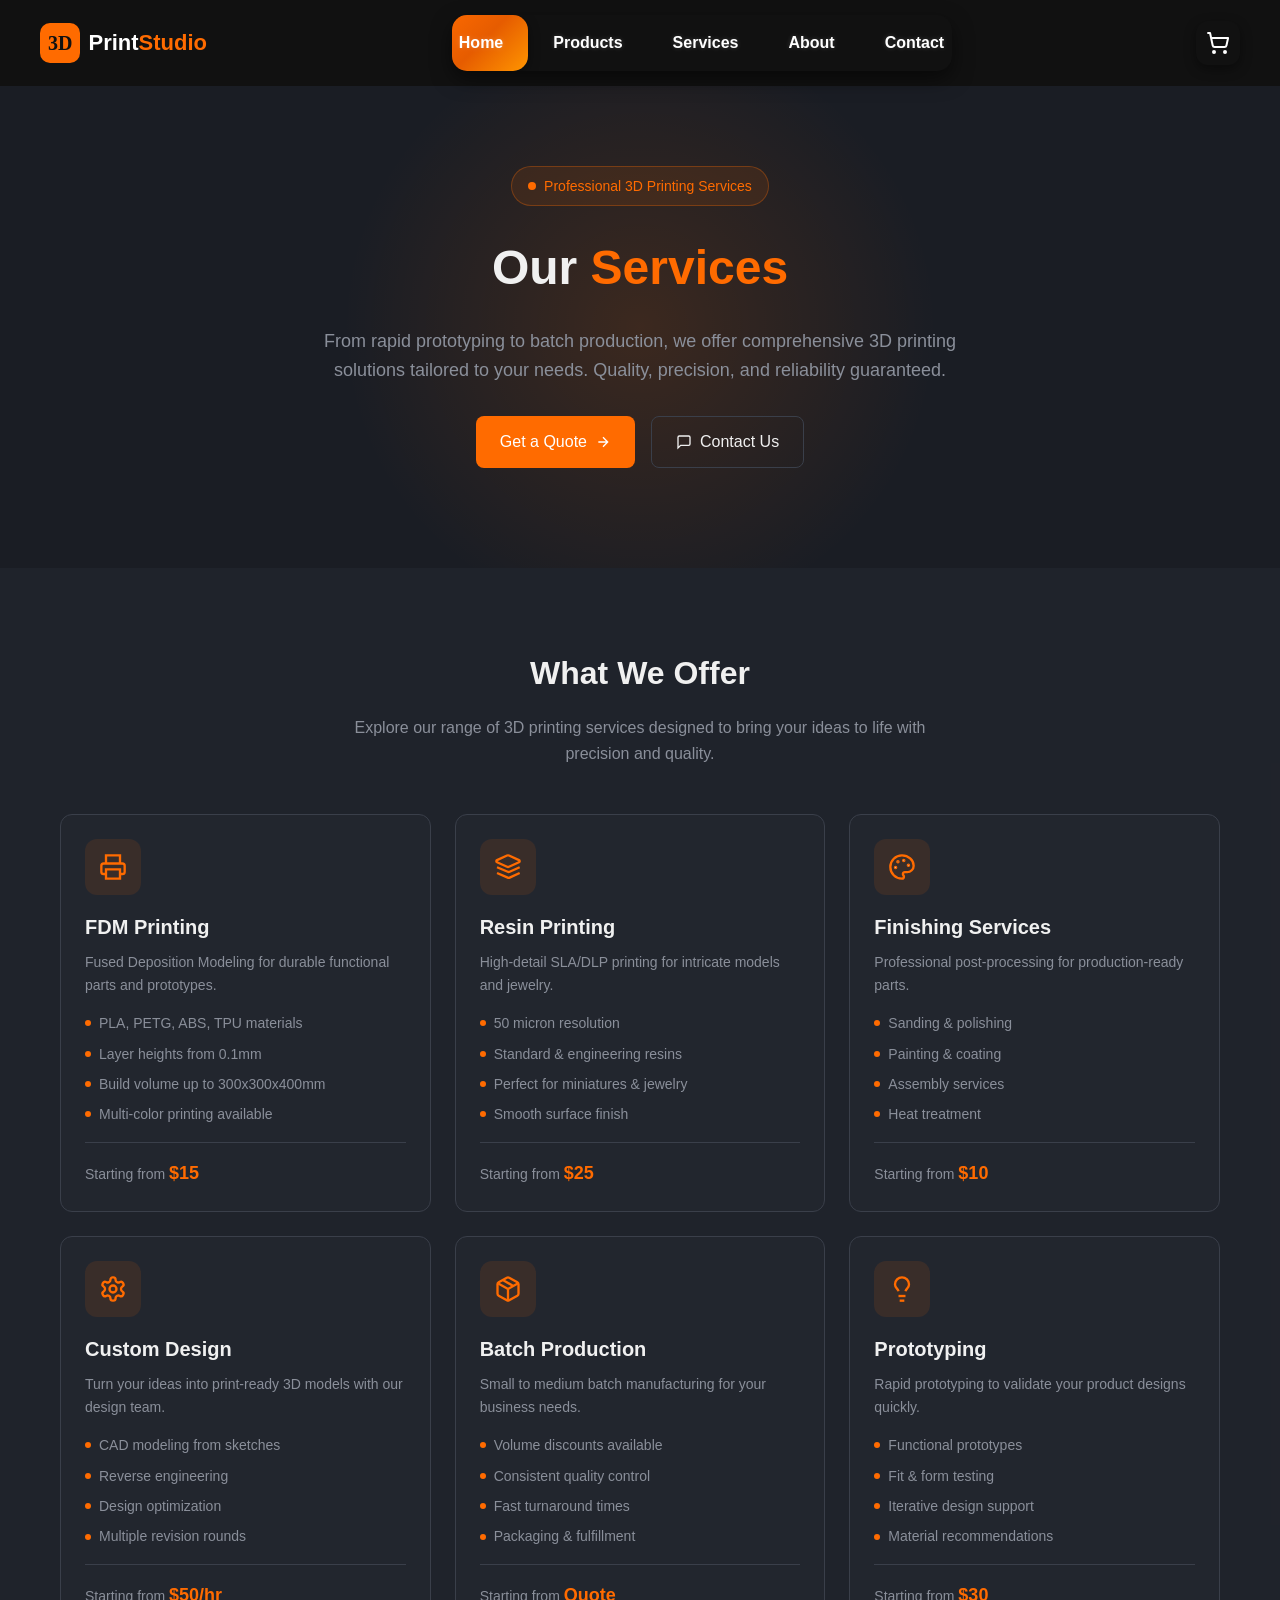
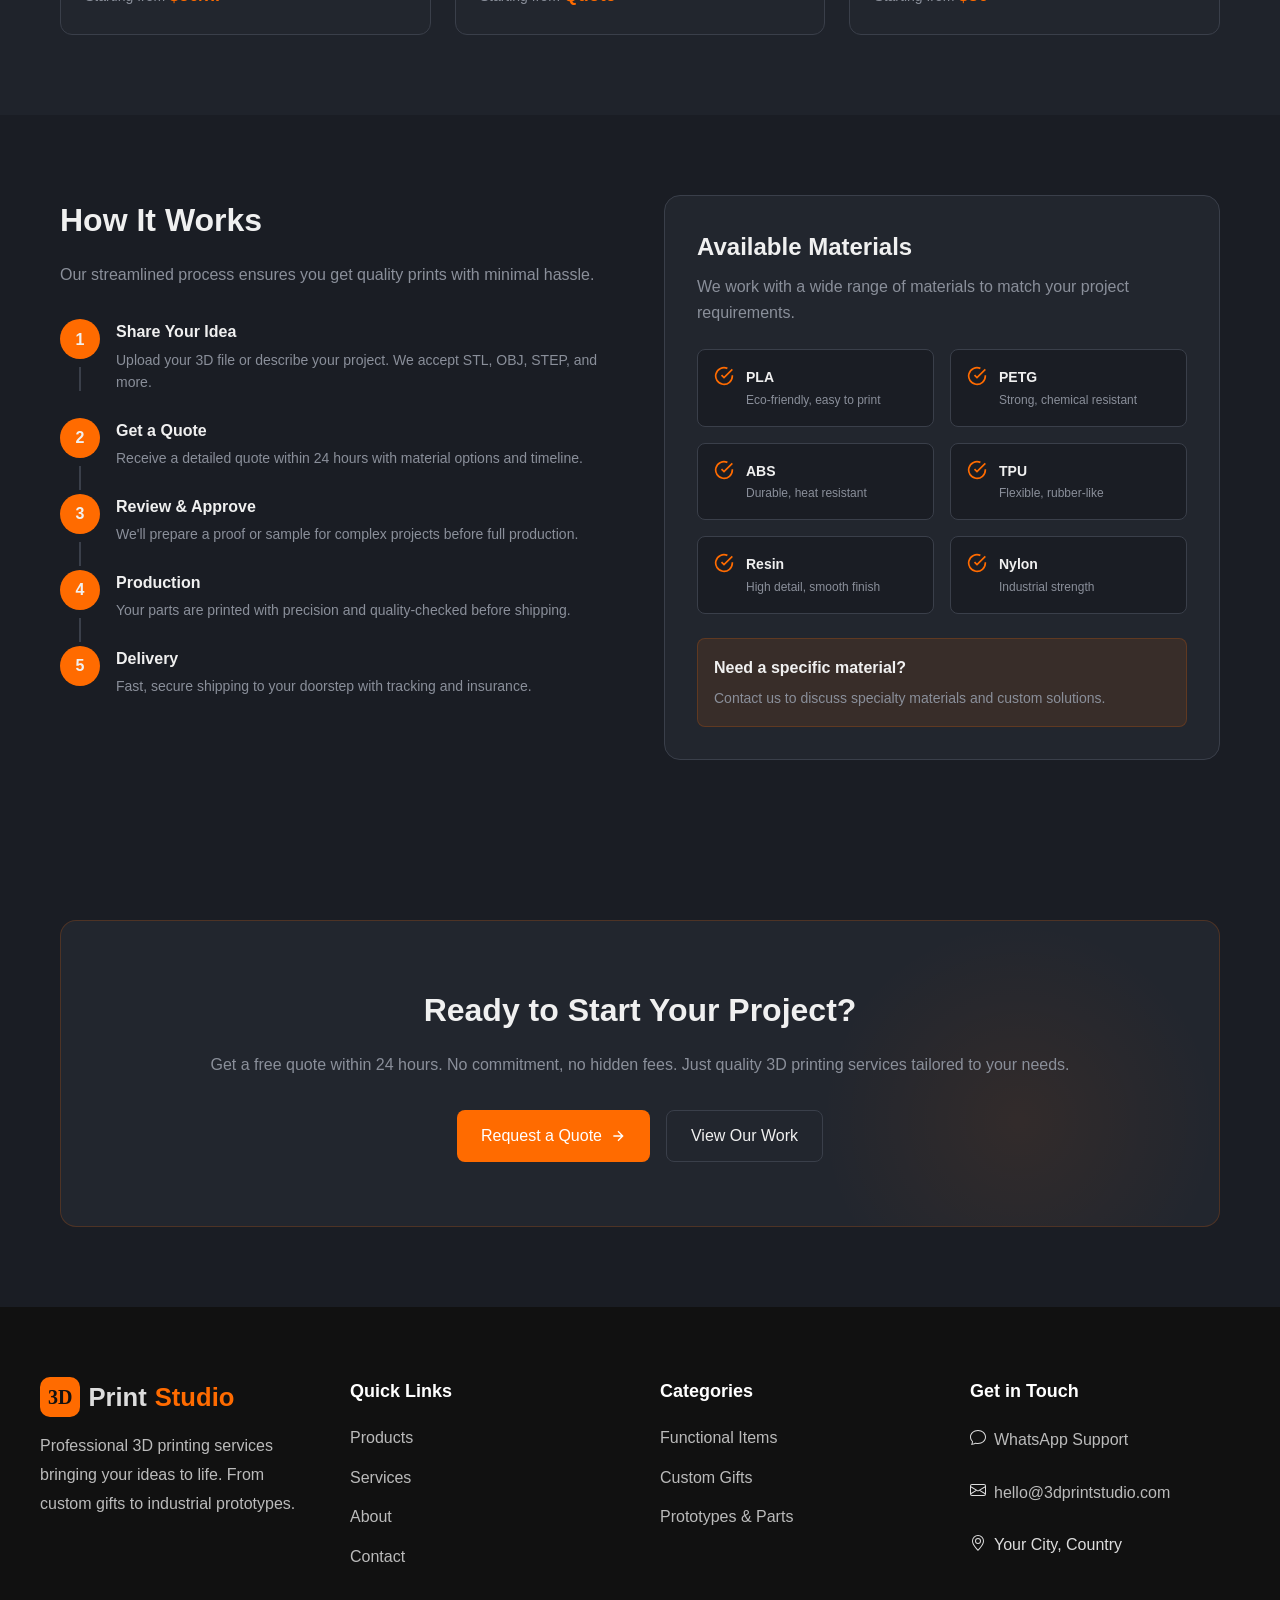
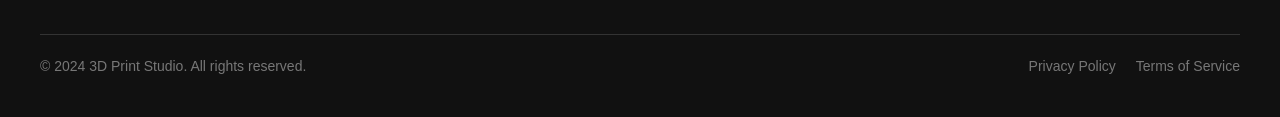
<file: 3d-printing/survices.html>
<!DOCTYPE html>
<html lang="en">
<head>
    <meta charset="UTF-8">
    <meta name="viewport" content="width=device-width, initial-scale=1.0">
    <title>3D Print Studio - Services</title>
    <style>
        /* ========== CSS RESET & BASE STYLES ========== */
        * {
            margin: 0;
            padding: 0;
            box-sizing: border-box;
        }
       

body {
  background: #f4f4f4;
}

.header {
  background: #111;
  color: white;
  display: flex;
  align-items: center;
  justify-content: space-between;
  padding: 15px 40px;

  position: sticky;
  top: 0;
  z-index: 1000;
}
.header-left {
  display: flex;
  align-items: center;
  gap: 12px; /* space between logo and hamburger */
}

.header-right {
  display: flex;
  align-items: center;
}


.hamburger{
  display: none;
}
/* LOGO STYLING */
.logo {
  display: flex;
  align-items: center;
  gap: 8px;
  font-size: 22px;
  font-weight: bold;
}

/* 3D badge */
.logo-3d {
  background: #ff6b00;
  color: #111;
  font-size: 20px;     /* smaller text */
  font-family: Poppins;
  font-weight: 1900;
  padding: 4px 8px;    /* smaller badge */
  border-radius: 10px;
  transition: all 0.4s ease;
  cursor: pointer;

}

/* Animate only when hovering 3D */
.logo-3d:hover {
  transform: rotate(360deg);
}
/* Print text */
.logo-print {
  color: white;
}

/* Studio text (same color as 3D background) */
.logo-studio {
  margin-left: -8px;
  color: #ff6b00;
}
/* NAV CONTAINER */
nav {
  position: relative;
  width: 500px;
  background: #111;
  border-radius: 15px;
  display: flex;
  justify-content: center;
  align-items: center;
  padding: 5px;
  overflow: hidden;

  /* Shadow for depth */
  box-shadow: 0 8px 20px rgba(0, 0, 0, 0.5);
}

/* NAV LINKS */
nav a {
  position: relative;
  display: inline-block;
  font-size: 1em;
  font-weight: 600;
  color: white;
  text-decoration: none;
  padding: 10px 25px;
  z-index: 1;
  transition: color 0.3s ease, transform 0.3s ease;

  /* Optional text glow on hover */
  text-shadow: 0 0 5px rgba(255, 255, 255, 0.2);
}

/* Hover effect: scale link slightly */
nav a:hover {
  transform: scale(1.05);
}

/* Active link color */
nav a.active {
  color: white;
}

/* SLIDING GRADIENT BACKGROUND */
nav span {
  position: absolute;
  top: 0;
  left: 0;
  width: 95px;
  height: 100%;
  background: linear-gradient(135deg, #ff6b00, #e65c00, #ff9500);
  border-radius: 15px;
  transition: 0.5s cubic-bezier(0.4, 0, 0.2, 1);
  z-index: 0;

  /* Shadow for sliding span */
  box-shadow: 0 4px 12px rgba(0, 0, 0, 0.4);
}




/* Button container */
.cart-btn {
  position: relative;
  background-color: #111;        /* matches nav or header background */
  border: none;
  padding: 10px;
  border-radius: 12px;           /* rounded button */
  cursor: pointer;
  display: flex;
  align-items: center;
  justify-content: center;
  transition: all 0.3s ease;
  box-shadow: 0 4px 12px rgba(0,0,0,0.4); /* soft shadow for depth */
}

/* Hover effect */
.cart-btn:hover {
  background: linear-gradient(135deg, #ff6b00, #e65c00);
  transform: scale(1.1);          /* slight pop effect */
  box-shadow: 0 6px 18px rgba(0,0,0,0.5);
}

/* SVG icon styling */
.cart-icon {
  width: 24px;
  height: 24px;
  stroke: white;                  /* default color */
  transition: stroke 0.3s ease;
}

/* Change stroke color on hover to match button gradient */
.cart-btn:hover .cart-icon {
  stroke: #fff; /* or you can add gradient mask for advanced effect */
}

        body {
            font-family: 'Segoe UI', Tahoma, Geneva, Verdana, sans-serif;
            background-color: #1a1d24;
            color: #f0f0f0;
            line-height: 1.6;
        }

        /* ========== REUSABLE CLASSES ========== */
        .container {
            max-width: 1200px;
            margin: 0 auto;
            padding: 0 20px;
        }

        .text-center {
            text-align: center;
        }

        .text-orange {
            color: #ff6b00;
        }

        /* ========== BUTTONS ========== */
        .btn {
            display: inline-flex;
            align-items: center;
            gap: 8px;
            padding: 12px 24px;
            border-radius: 8px;
            font-size: 16px;
            font-weight: 500;
            cursor: pointer;
            transition: all 0.3s ease;
            text-decoration: none;
        }

        .btn-primary {
            background-color: #ff6b00;
            color: white;
            border: none;
        }

        .btn-primary:hover {
            background-color: #e65c00;
            transform: translateY(-2px);
        }

        .btn-outline {
            background-color: transparent;
            color: #f0f0f0;
            border: 1px solid #3a3f4a;
        }

        .btn-outline:hover {
            background-color: #ff6b00;
            border-color: #11100f;
            color: #2b2e35;
        }
        /* ========== HERO SECTION ========== */
        .hero {
            padding: 80px 0 100px;
            position: relative;
            overflow: hidden;
        }

        /* Glowing background effect */
        .hero::before {
            content: '';
            position: absolute;
            top: 50%;
            left: 50%;
            transform: translate(-50%, -50%);
            width: 600px;
            height: 600px;
            background: radial-gradient(circle, rgba(255, 107, 0, 0.15) 0%, transparent 70%);
            animation: glow-pulse 3s ease-in-out infinite;
        }

        @keyframes glow-pulse {
            0%, 100% { opacity: 0.4; }
            50% { opacity: 0.8; }
        }

        .hero-content {
            position: relative;
            z-index: 1;
            max-width: 700px;
            margin: 0 auto;
        }

        /* Badge */
        .badge {
            display: inline-flex;
            align-items: center;
            gap: 8px;
            padding: 8px 16px;
            background-color: rgba(255, 107, 0, 0.1);
            border: 1px solid rgba(255, 107, 0, 0.3);
            border-radius: 50px;
            font-size: 14px;
            color: #ff6b00;
            margin-bottom: 24px;
        }

        .badge-dot {
            width: 8px;
            height: 8px;
            background-color: #ff6b00;
            border-radius: 50%;
            animation: pulse 2s infinite;
        }

        @keyframes pulse {
            0%, 100% { opacity: 1; }
            50% { opacity: 0.5; }
        }

        .hero h1 {
            font-size: 48px;
            font-weight: 700;
            margin-bottom: 20px;
        }

        .hero p {
            font-size: 18px;
            color: #8a8f9a;
            margin-bottom: 32px;
        }

        .hero-buttons {
            display: flex;
            gap: 16px;
            justify-content: center;
            flex-wrap: wrap;
        }

        /* ========== SERVICES SECTION ========== */
        .services-section {
            padding: 80px 0;
            background-color: rgba(45, 50, 60, 0.3);
        }

        .section-title {
            font-size: 32px;
            font-weight: 700;
            margin-bottom: 16px;
        }

        .section-subtitle {
            color: #8a8f9a;
            max-width: 600px;
            margin: 0 auto 48px;
        }

        /* Services Grid */
        .services-grid {
            display: grid;
            grid-template-columns: repeat(auto-fit, minmax(320px, 1fr));
            gap: 24px;
        }

        /* Service Card */
        .service-card {
            background-color: #22262e;
            border: 1px solid #3a3f4a;
            border-radius: 12px;
            padding: 24px;
            transition: all 0.3s ease;
            position: relative;
            overflow: hidden;
        }

        .service-card:hover {
            border-color: rgba(255, 107, 0, 0.5);
            box-shadow: 0 10px 40px rgba(255, 107, 0, 0.1);
            transform: translateY(-4px);
        }

        .service-icon {
            width: 56px;
            height: 56px;
            background-color: rgba(255, 107, 0, 0.1);
            border-radius: 12px;
            display: flex;
            align-items: center;
            justify-content: center;
            margin-bottom: 16px;
            transition: transform 0.3s ease;
        }

        .service-card:hover .service-icon {
            transform: scale(1.1);
        }

        .service-icon svg {
            width: 28px;
            height: 28px;
            stroke: #ff6b00;
        }

        .service-card h3 {
            font-size: 20px;
            font-weight: 600;
            margin-bottom: 8px;
        }

        .service-card > p {
            color: #8a8f9a;
            margin-bottom: 16px;
            font-size: 14px;
        }

        .features-list {
            list-style: none;
            margin-bottom: 16px;
        }

        .features-list li {
            display: flex;
            align-items: center;
            gap: 8px;
            font-size: 14px;
            color: #8a8f9a;
            margin-bottom: 8px;
        }

        .feature-dot {
            width: 6px;
            height: 6px;
            background-color: #ff6b00;
            border-radius: 50%;
            flex-shrink: 0;
        }

        .service-price {
            padding-top: 16px;
            border-top: 1px solid #3a3f4a;
        }

        .service-price span:first-child {
            font-size: 14px;
            color: #8a8f9a;
        }

        .service-price span:last-child {
            font-size: 18px;
            font-weight: 700;
            color: #ff6b00;
        }

        /* ========== PROCESS SECTION ========== */
        .process-section {
            padding: 80px 0;
        }

        .process-grid {
            display: grid;
            grid-template-columns: 1fr 1fr;
            gap: 48px;
        }

        @media (max-width: 768px) {
            .process-grid {
                grid-template-columns: 1fr;
            }
        }

        .process-steps {
            display: flex;
            flex-direction: column;
            gap: 24px;
        }

        .process-step {
            display: flex;
            gap: 16px;
            position: relative;
        }

        .step-number {
            width: 40px;
            height: 40px;
            background-color: #ff6b00;
            border-radius: 50%;
            display: flex;
            align-items: center;
            justify-content: center;
            font-weight: 700;
            flex-shrink: 0;
        }

        .step-line {
            position: absolute;
            left: 19px;
            top: 48px;
            width: 2px;
            height: 24px;
            background-color: #3a3f4a;
        }

        .step-content h4 {
            font-size: 16px;
            font-weight: 600;
            margin-bottom: 4px;
        }

        .step-content p {
            font-size: 14px;
            color: #8a8f9a;
        }

        /* Materials Card */
        .materials-card {
            background-color: #22262e;
            border: 1px solid #3a3f4a;
            border-radius: 16px;
            padding: 32px;
        }

        .materials-card h3 {
            font-size: 24px;
            font-weight: 700;
            margin-bottom: 8px;
        }

        .materials-card > p {
            color: #8a8f9a;
            margin-bottom: 24px;
        }

        .materials-grid {
            display: grid;
            grid-template-columns: 1fr 1fr;
            gap: 16px;
        }

        .material-item {
            display: flex;
            gap: 12px;
            padding: 16px;
            background-color: #1a1d24;
            border: 1px solid #3a3f4a;
            border-radius: 8px;
            transition: border-color 0.3s ease;
        }

        .material-item:hover {
            border-color: rgba(255, 107, 0, 0.5);
        }

        .material-item svg {
            width: 20px;
            height: 20px;
            stroke: #ff6b00;
            flex-shrink: 0;
        }

        .material-item h4 {
            font-size: 14px;
            font-weight: 600;
            margin-bottom: 2px;
        }

        .material-item p {
            font-size: 12px;
            color: #8a8f9a;
        }

        .materials-note {
            margin-top: 24px;
            padding: 16px;
            background-color: rgba(255, 107, 0, 0.1);
            border: 1px solid rgba(255, 107, 0, 0.2);
            border-radius: 8px;
        }

        .materials-note strong {
            display: block;
            margin-bottom: 4px;
        }

        .materials-note span {
            font-size: 14px;
            color: #8a8f9a;
        }

        /* ========== CTA SECTION ========== */
        .cta-section {
            padding: 80px 0;
        }

        .cta-card {
            background-color: #22262e;
            border: 1px solid rgba(255, 107, 0, 0.2);
            border-radius: 16px;
            padding: 64px;
            text-align: center;
            position: relative;
            overflow: hidden;
        }

        .cta-card::before {
            content: '';
            position: absolute;
            top: 0;
            right: 0;
            width: 400px;
            height: 400px;
            background: radial-gradient(circle, rgba(255, 107, 0, 0.15) 0%, transparent 70%);
            opacity: 0.5;
        }

        .cta-card h2 {
            font-size: 32px;
            font-weight: 700;
            margin-bottom: 16px;
            position: relative;
            z-index: 1;
        }

        .cta-card p {
            color: #8a8f9a;
            margin-bottom: 32px;
            position: relative;
            z-index: 1;
        }

        .cta-buttons {
            display: flex;
            gap: 16px;
            justify-content: center;
            flex-wrap: wrap;
            position: relative;
            z-index: 1;
        }

        /* ========== RESPONSIVE ========== */
        @media (max-width: 640px) {
            .hero h1 {
                font-size: 32px;
            }

            .materials-grid {
                grid-template-columns: 1fr;
            }

            .cta-card {
                padding: 32px;
            }
        }
        /* FOOTER BASE */
.footer {
  background-color: #111;
  color: #ddd;
  padding: 50px 30px 20px;
  font-family: 'Segoe UI', sans-serif;
  font-size: 14px;
}

.footer-container {
  display: flex;
  flex-wrap: wrap;
  justify-content: space-between;
  gap: 30px;
}

/* FOOTER SECTIONS */
.footer-section {
  flex: 1 1 180px;
  min-width: 180px;
}

.footer-section h4 {
  color: #fff;
  margin-bottom: 15px;
  font-weight: 600;
}

/* LISTS */
.footer-section ul {
  list-style: none;
  padding: 0;
  margin: 0;
}

.footer-section ul li {
  margin-bottom: 10px;
}

.footer-section ul li a {
  color: #bbb;
  text-decoration: none;
  transition: 0.3s;
}

.footer-section ul li a:hover {
  color: #ff6b00;
}

/* LOGO + DESCRIPTION */
.footer-logo {
  font-weight: 700;
  font-size: 1.3em;
  display: flex;
  align-items: center;
  gap: 5px;
  margin-bottom: 10px;
}

.logo-bg {
  background-color: #ff6b00;
  color: #fff;
  padding: 4px 8px;
  border-radius: 6px;
}

.highlight {
  color: #ff6b00;
}

.logo-desc p {
  line-height: 1.5;
  color: #bbb;
  font-size: 14px;
}

/* GET IN TOUCH MINI LOGO */
.contact-logo {
  display: inline-flex;
  align-items: center;
  justify-content: center;
  margin-bottom: 6px;
}

.logo-mini {
  display: inline-block;
  background-color: #ff6b00;
  color: #fff;
  font-weight: 700;
  font-size: 12px;
  padding: 2px 6px;
  border-radius: 4px;
  line-height: 1;
}

/* CONTACT LIST */
.contact-list {
  list-style: none;
  padding: 0;
  margin: 0;
  display: flex;
  flex-direction: column;
  gap: 8px;
}

.contact-list li {
  display: flex;
  align-items: center;
  gap: 6px;
  font-size: 14px;
}

.contact-icon {
  display: inline-block;
}

.contact-list li a {
  color: #bbb;
  text-decoration: none;
  transition: 0.3s;
}

.contact-list li a:hover {
  color: #ff6b00;
}
/* FOOTER BASE */
.footer {
  background-color: #111;
  color: #ddd;
  padding: 70px 40px 40px; /* increased top padding for bigger height */
  font-family: 'Segoe UI', sans-serif;
  font-size: 16px; /* base font bigger */
}

.footer-container {
  display: flex;
  flex-wrap: wrap;
  justify-content: space-between;
  gap: 40px; /* more space between columns */
}

/* FOOTER SECTIONS */
.footer-section {
  flex: 1 1 200px; /* slightly wider columns */
  min-width: 200px;
}

.footer-section h4 {
  color: #fff;
  margin-bottom: 20px; /* more space below headings */
  font-weight: 700;
  font-size: 18px; /* bigger headings */
}

/* LISTS */
.footer-section ul {
  list-style: none;
  padding: 0;
  margin: 0;
}

.footer-section ul li {
  margin-bottom: 14px; /* bigger gap between list items */
}

.footer-section ul li a {
  color: #bbb;
  text-decoration: none;
  font-size: 16px; /* bigger text */
  transition: 0.3s;
}

.footer-section ul li a:hover {
  color: #ff6b00;
}

/* LOGO + DESCRIPTION */
.footer-logo {
  font-weight: 800;
  font-size: 1.6em; /* bigger logo */
  display: flex;
  align-items: center;
  gap: 8px;
  margin-bottom: 15px;
}

.logo-bg {
  background-color: #ff6b00;
  color: #fff;
  padding: 5px 10px;
  border-radius: 6px;
  font-size: 14px; /* slightly bigger 3D square */
}

.highlight {
  color: #ff6b00;
}

.logo-desc p {
  line-height: 1.8;
  color: #bbb;
  font-size: 16px; /* bigger paragraph text */
}

/* GET IN TOUCH MINI LOGO */
.contact-logo {
  display: inline-flex;
  align-items: center;
  justify-content: center;
  margin-bottom: 8px;
  
}

.logo-mini {
  display: inline-block;
  background-color: #ff6b00;
  color: #fff;
  font-weight: 700;
  font-size: 14px; /* bigger mini logo text */
  padding: 3px 8px;
  border-radius: 4px;
  line-height: 1;
}

/* CONTACT LIST */
.contact-list {
  list-style: none;
  padding: 0;
  margin: 0;
  display: flex;
  flex-direction: column;
  gap: 10px; /* more spacing */
}

.contact-list li {
  display: flex;
  align-items: center;
  gap: 8px;
  font-size: 16px; /* bigger contact text */
}

.contact-icon {
  display: inline-block;
  font-size: 18px; /* slightly bigger icons */
}

.contact-list li a {
  color: #bbb;
  text-decoration: none;
  transition: 0.3s;
}

.contact-list li a:hover {
  color: #ff6b00;
}



/* FOOTER BOTTOM */
.footer-bottom {
  margin-top: 50px; /* bigger spacing from main footer */
  display: flex;
  justify-content: space-between;
  flex-wrap: wrap;
  border-top: 1px solid #333;
  padding-top: 20px; /* more padding */
  font-size: 14px; /* bigger footer bottom text */
  color: #777;
}

.footer-bottom .footer-links {
  display: flex;
  gap: 20px;
}

.footer-bottom .footer-links a {
  color: #777;
  text-decoration: none;
  transition: 0.3s;
}

.footer-bottom .footer-links a:hover {
  color: #ff6b00;
}

/* ===================== */
/* RESPONSIVE DESIGN */
/* ===================== */

@media (max-width: 1024px) {
  .header {
    padding: 12px 20px;
  }

  nav a {
    padding: 0 16px;
    font-size: 0.95rem;
  }
}

@media (max-width: 768px) {

  /* Header Layout */
  .header {
    flex-wrap: wrap;
  }

  /* Hamburger button */
.hamburger {
  background: none;
  border: none;
  font-size: 20px;
  color: white;
  cursor: pointer;
  border: none;
  padding: 10px;
  border-radius: 12px;
  cursor: pointer;
  display: flex;
  align-items: center;
  justify-content: center;
  transition: all 0.3s ease;
  margin-right: -250PX;
  box-shadow: 0 4px 12px rgba(0,0,0,0.4); /* soft shadow for depth */   
}
.hamburger:hover {
  background: linear-gradient(135deg, #ff6b00, #e65c00);
  transform: scale(1.1);          /* slight pop effect */
  box-shadow: 0 6px 18px rgba(0,0,0,0.5);
}
  nav {
    width: 100%;
    order: 3;
    margin-top: 12px;
    display: none;
    flex-direction: column;
    background: #111;
    border-radius: 14px;
    overflow: hidden;
  }

  nav.active {
    display: flex;
  }

  nav a {
    padding: 14px;
    width: 100%;
    text-align: center;
    font-size: 1rem;
  }

  nav span {
    display: none;
  }

  .cart-btn {
    margin-left: auto;
  }
}

@media (max-width: 480px) {

  .logo {
    font-size: 16px;
  }
  /* Hamburger button */
.hamburger {
  background: none;
  border: none;
  font-size: 20px;
  color: white;
  cursor: pointer;
  border: none;
  padding: 10px;
  border-radius: 12px;
  cursor: pointer;
  display: flex;
  align-items: center;
  justify-content: center;
  transition: all 0.3s ease;
  margin-right: -250PX;
  box-shadow: 0 4px 12px rgba(0,0,0,0.4); /* soft shadow for depth */   
}
.hamburger:hover {
  background: linear-gradient(135deg, #ff6b00, #e65c00);
  transform: scale(1.1);          /* slight pop effect */
  box-shadow: 0 6px 18px rgba(0,0,0,0.5);
}
  .cart-btn svg {
    width: 20px;
    height: 20px;
  }

  nav a {
    font-size: 0.95rem;
  }
}


    </style>
</head>
<body>

<header class="header">
  <div class="logo">
  <span class="logo-3d">3D</span>
  <span class="logo-print">Print</span>
  <span class="logo-studio">Studio</span>
</div>
 

  <nav class="nav">
    <a href="#">Home</a>
    <a href="#">Products</a>
    <a href="#">Services</a>
    <a href="#">About</a>
    <a href="#">Contact</a>
    <span></span>
  </nav>
  <button class="hamburger" aria-label="Toggle Menu">
    &#9776; <!-- Hamburger icon -->
  </button>
<button class="cart-btn">
  <svg xmlns="http://www.w3.org/2000/svg" width="24" height="24" viewBox="0 0 24 24" fill="none" stroke="currentColor" stroke-width="2" stroke-linecap="round" stroke-linejoin="round" class="cart-icon">
    <circle cx="8" cy="21" r="1"></circle>
    <circle cx="19" cy="21" r="1"></circle>
    <path d="M2.05 2.05h2l2.66 12.42a2 2 0 0 0 2 1.58h9.78a2 2 0 0 0 1.95-1.57l1.65-7.43H5.12"></path>
  </svg>
</button>


</header>

    <!-- HERO SECTION -->
    <section class="hero">
        <div class="container">
            <div class="hero-content text-center">
                <!-- Badge -->
                <div class="badge">
                    <span class="badge-dot"></span>
                    Professional 3D Printing Services
                </div>

                <!-- Title -->
                <h1>Our <span class="text-orange">Services</span></h1>

                <!-- Description -->
                <p>From rapid prototyping to batch production, we offer comprehensive 3D printing solutions tailored to your needs. Quality, precision, and reliability guaranteed.</p>

                <!-- Buttons -->
                <div class="hero-buttons">
                    <a href="#" class="btn btn-primary">
                        Get a Quote
                        <svg width="16" height="16" viewBox="0 0 24 24" fill="none" stroke="currentColor" stroke-width="2">
                            <path d="M5 12h14M12 5l7 7-7 7"/>
                        </svg>
                    </a>
                    <a href="#" class="btn btn-outline">
                        <svg width="16" height="16" viewBox="0 0 24 24" fill="none" stroke="currentColor" stroke-width="2">
                            <path d="M21 15a2 2 0 0 1-2 2H7l-4 4V5a2 2 0 0 1 2-2h14a2 2 0 0 1 2 2z"/>
                        </svg>
                        Contact Us
                    </a>
                </div>
            </div>
        </div>
    </section>

    <!-- SERVICES SECTION -->
    <section class="services-section">
        <div class="container">
            <div class="text-center">
                <h2 class="section-title">What We Offer</h2>
                <p class="section-subtitle">Explore our range of 3D printing services designed to bring your ideas to life with precision and quality.</p>
            </div>

            <div class="services-grid" id="servicesGrid">
                <!-- Cards will be added by JavaScript -->
            </div>
        </div>
    </section>

    <!-- PROCESS SECTION -->
    <section class="process-section">
        <div class="container">
            <div class="process-grid">
                <!-- Left: Process Steps -->
                <div>
                    <h2 class="section-title">How It Works</h2>
                    <p style="color: #8a8f9a; margin-bottom: 32px;">Our streamlined process ensures you get quality prints with minimal hassle.</p>

                    <div class="process-steps" id="processSteps">
                        <!-- Steps will be added by JavaScript -->
                    </div>
                </div>

                <!-- Right: Materials -->
                <div class="materials-card">
                    <h3>Available Materials</h3>
                    <p>We work with a wide range of materials to match your project requirements.</p>

                    <div class="materials-grid" id="materialsGrid">
                        <!-- Materials will be added by JavaScript -->
                    </div>

                    <div class="materials-note">
                        <strong>Need a specific material?</strong>
                        <span>Contact us to discuss specialty materials and custom solutions.</span>
                    </div>
                </div>
            </div>
        </div>
    </section>

    <!-- CTA SECTION -->
    <section class="cta-section">
        <div class="container">
            <div class="cta-card">
                <h2>Ready to Start Your Project?</h2>
                <p>Get a free quote within 24 hours. No commitment, no hidden fees. Just quality 3D printing services tailored to your needs.</p>
                <div class="cta-buttons">
                    <a href="#" class="btn btn-primary">
                        Request a Quote
                        <svg width="16" height="16" viewBox="0 0 24 24" fill="none" stroke="currentColor" stroke-width="2">
                            <path d="M5 12h14M12 5l7 7-7 7"/>
                        </svg>
                    </a>
                    <a href="#" class="btn btn-outline">View Our Work</a>
                </div>
            </div>
        </div>
    </section>
    <footer class="footer">
  <div class="footer-container">

    <!-- Logo + Description -->
    <div class="footer-section logo-desc">
      <div class="footer-logo">
        <span class="logo-3d">3D</span> Print<span class="highlight">Studio</span>
      </div>
      <p>
        Professional 3D printing services bringing your ideas to life.
        From custom gifts to industrial prototypes.
      </p>
    </div>

    <!-- Quick Links -->
    <div class="footer-section">
      <h4>Quick Links</h4>
      <ul>
        <li><a href="#">Products</a></li>
        <li><a href="#">Services</a></li>
        <li><a href="#">About</a></li>
        <li><a href="#">Contact</a></li>
      </ul>
    </div>

    <!-- Categories -->
    <div class="footer-section">
      <h4>Categories</h4>
      <ul>
        <li><a href="#">Functional Items</a></li>
        <li><a href="#">Custom Gifts</a></li>
        <li><a href="#">Prototypes & Parts</a></li>
      </ul>
    </div>

    <!-- Get in Touch -->
    <div class="footer-section get-in-touch">
      

      <h4>Get in Touch</h4>
      <ul class="contact-list">
        <li>
          <span class="contact-icon"><svg xmlns="http://www.w3.org/2000/svg" width="16" height="16" fill="currentColor" class="bi bi-chat" viewBox="0 0 16 16">
  <path d="M2.678 11.894a1 1 0 0 1 .287.801 11 11 0 0 1-.398 2c1.395-.323 2.247-.697 2.634-.893a1 1 0 0 1 .71-.074A8 8 0 0 0 8 14c3.996 0 7-2.807 7-6s-3.004-6-7-6-7 2.808-7 6c0 1.468.617 2.83 1.678 3.894m-.493 3.905a22 22 0 0 1-.713.129c-.2.032-.352-.176-.273-.362a10 10 0 0 0 .244-.637l.003-.01c.248-.72.45-1.548.524-2.319C.743 11.37 0 9.76 0 8c0-3.866 3.582-7 8-7s8 3.134 8 7-3.582 7-8 7a9 9 0 0 1-2.347-.306c-.52.263-1.639.742-3.468 1.105"/>
</svg></span>
          <a href="#">WhatsApp Support</a>
        </li>
        <li>
          <span class="contact-icon"><svg xmlns="http://www.w3.org/2000/svg" width="16" height="16" fill="currentColor" class="bi bi-envelope" viewBox="0 0 16 16">
  <path d="M0 4a2 2 0 0 1 2-2h12a2 2 0 0 1 2 2v8a2 2 0 0 1-2 2H2a2 2 0 0 1-2-2zm2-1a1 1 0 0 0-1 1v.217l7 4.2 7-4.2V4a1 1 0 0 0-1-1zm13 2.383-4.708 2.825L15 11.105zm-.034 6.876-5.64-3.471L8 9.583l-1.326-.795-5.64 3.47A1 1 0 0 0 2 13h12a1 1 0 0 0 .966-.741M1 11.105l4.708-2.897L1 5.383z"/>
</svg></span>
          <a href="mailto:hello@3dprintstudio.com">hello@3dprintstudio.com</a>
        </li>
        <li>
          <span class="contact-icon"><svg xmlns="http://www.w3.org/2000/svg" width="16" height="16" fill="currentColor" class="bi bi-geo-alt" viewBox="0 0 16 16">
  <path d="M12.166 8.94c-.524 1.062-1.234 2.12-1.96 3.07A32 32 0 0 1 8 14.58a32 32 0 0 1-2.206-2.57c-.726-.95-1.436-2.008-1.96-3.07C3.304 7.867 3 6.862 3 6a5 5 0 0 1 10 0c0 .862-.305 1.867-.834 2.94M8 16s6-5.686 6-10A6 6 0 0 0 2 6c0 4.314 6 10 6 10"/>
  <path d="M8 8a2 2 0 1 1 0-4 2 2 0 0 1 0 4m0 1a3 3 0 1 0 0-6 3 3 0 0 0 0 6"/>
</svg></span>
          Your City, Country
        </li>
      </ul>
    </div>

  </div>

  
  <!-- Footer Bottom -->
<div class="footer-bottom">
  <p>© 2024 3D Print Studio. All rights reserved.</p>
  <div class="footer-links">
    <a href="#">Privacy Policy</a>
    <a href="#">Terms of Service</a>
  </div>
</div>


    <script>


const menuBtn = document.querySelector(".hamburger");
const nav = document.querySelector("nav");

menuBtn.addEventListener("click", () => {
  nav.classList.toggle("active");
});
const links = document.querySelectorAll("nav a");
const span = document.querySelector("nav span");

// Function to move the span under the link
function moveSpan(link) {
  const left = link.offsetLeft;       // distance from parent left
  const width = link.offsetWidth;     // width of link
  span.style.left = left + "px";      // position span
  span.style.width = width + "px";    // adjust span width
}


// Set initial position (first link active by default)
moveSpan(links[0]);
links[0].classList.add("active");

// Add click event
links.forEach(link => {
  link.addEventListener("click", function(e) {
    e.preventDefault(); // remove if you want links to navigate
    // Remove active from all links
    links.forEach(l => l.classList.remove("active"));
    // Set this link as active
    this.classList.add("active");
    // Move span under clicked link
    moveSpan(this);
  });

  // Optional: hover effect moves span temporarily
  link.addEventListener("mouseenter", function() {
    moveSpan(this);
  });

  link.addEventListener("mouseleave", function() {
    // Return span to active link
    const active = document.querySelector("nav a.active");
    moveSpan(active);
  });
});

        // ========== DATA ==========
        // This is where we store all our content
        
        const services = [
            {
                icon: "printer",
                title: "FDM Printing",
                description: "Fused Deposition Modeling for durable functional parts and prototypes.",
                features: [
                    "PLA, PETG, ABS, TPU materials",
                    "Layer heights from 0.1mm",
                    "Build volume up to 300x300x400mm",
                    "Multi-color printing available"
                ],
                price: "$15"
            },
            {
                icon: "layers",
                title: "Resin Printing",
                description: "High-detail SLA/DLP printing for intricate models and jewelry.",
                features: [
                    "50 micron resolution",
                    "Standard & engineering resins",
                    "Perfect for miniatures & jewelry",
                    "Smooth surface finish"
                ],
                price: "$25"
            },
            {
                icon: "palette",
                title: "Finishing Services",
                description: "Professional post-processing for production-ready parts.",
                features: [
                    "Sanding & polishing",
                    "Painting & coating",
                    "Assembly services",
                    "Heat treatment"
                ],
                price: "$10"
            },
            {
                icon: "settings",
                title: "Custom Design",
                description: "Turn your ideas into print-ready 3D models with our design team.",
                features: [
                    "CAD modeling from sketches",
                    "Reverse engineering",
                    "Design optimization",
                    "Multiple revision rounds"
                ],
                price: "$50/hr"
            },
            {
                icon: "package",
                title: "Batch Production",
                description: "Small to medium batch manufacturing for your business needs.",
                features: [
                    "Volume discounts available",
                    "Consistent quality control",
                    "Fast turnaround times",
                    "Packaging & fulfillment"
                ],
                price: "Quote"
            },
            {
                icon: "lightbulb",
                title: "Prototyping",
                description: "Rapid prototyping to validate your product designs quickly.",
                features: [
                    "Functional prototypes",
                    "Fit & form testing",
                    "Iterative design support",
                    "Material recommendations"
                ],
                price: "$30"
            }
        ];

        const processSteps = [
            { step: 1, title: "Share Your Idea", description: "Upload your 3D file or describe your project. We accept STL, OBJ, STEP, and more." },
            { step: 2, title: "Get a Quote", description: "Receive a detailed quote within 24 hours with material options and timeline." },
            { step: 3, title: "Review & Approve", description: "We'll prepare a proof or sample for complex projects before full production." },
            { step: 4, title: "Production", description: "Your parts are printed with precision and quality-checked before shipping." },
            { step: 5, title: "Delivery", description: "Fast, secure shipping to your doorstep with tracking and insurance." }
        ];

        const materials = [
            { name: "PLA", description: "Eco-friendly, easy to print" },
            { name: "PETG", description: "Strong, chemical resistant" },
            { name: "ABS", description: "Durable, heat resistant" },
            { name: "TPU", description: "Flexible, rubber-like" },
            { name: "Resin", description: "High detail, smooth finish" },
            { name: "Nylon", description: "Industrial strength" }
        ];

        // ========== ICONS ==========
        // Simple SVG icons (you can replace these with icon library later)
        
        const icons = {
            printer: `<svg viewBox="0 0 24 24" fill="none" stroke="currentColor" stroke-width="2"><path d="M6 9V2h12v7"/><path d="M6 18H4a2 2 0 0 1-2-2v-5a2 2 0 0 1 2-2h16a2 2 0 0 1 2 2v5a2 2 0 0 1-2 2h-2"/><path d="M6 14h12v8H6z"/></svg>`,
            layers: `<svg viewBox="0 0 24 24" fill="none" stroke="currentColor" stroke-width="2"><path d="m12.83 2.18a2 2 0 0 0-1.66 0L2.6 6.08a1 1 0 0 0 0 1.83l8.58 3.91a2 2 0 0 0 1.66 0l8.58-3.9a1 1 0 0 0 0-1.83Z"/><path d="m22 12.18-8.58 3.91a2 2 0 0 1-1.66 0L2.6 12.18"/><path d="m22 17.18-8.58 3.91a2 2 0 0 1-1.66 0L2.6 17.18"/></svg>`,
            palette: `<svg viewBox="0 0 24 24" fill="none" stroke="currentColor" stroke-width="2"><circle cx="13.5" cy="6.5" r=".5" fill="currentColor"/><circle cx="17.5" cy="10.5" r=".5" fill="currentColor"/><circle cx="8.5" cy="7.5" r=".5" fill="currentColor"/><circle cx="6.5" cy="12.5" r=".5" fill="currentColor"/><path d="M12 2C6.5 2 2 6.5 2 12s4.5 10 10 10c.926 0 1.648-.746 1.648-1.688 0-.437-.18-.835-.437-1.125-.29-.289-.438-.652-.438-1.125a1.64 1.64 0 0 1 1.668-1.668h1.996c3.051 0 5.555-2.503 5.555-5.555C21.965 6.012 17.461 2 12 2z"/></svg>`,
            settings: `<svg viewBox="0 0 24 24" fill="none" stroke="currentColor" stroke-width="2"><path d="M12.22 2h-.44a2 2 0 0 0-2 2v.18a2 2 0 0 1-1 1.73l-.43.25a2 2 0 0 1-2 0l-.15-.08a2 2 0 0 0-2.73.73l-.22.38a2 2 0 0 0 .73 2.73l.15.1a2 2 0 0 1 1 1.72v.51a2 2 0 0 1-1 1.74l-.15.09a2 2 0 0 0-.73 2.73l.22.38a2 2 0 0 0 2.73.73l.15-.08a2 2 0 0 1 2 0l.43.25a2 2 0 0 1 1 1.73V20a2 2 0 0 0 2 2h.44a2 2 0 0 0 2-2v-.18a2 2 0 0 1 1-1.73l.43-.25a2 2 0 0 1 2 0l.15.08a2 2 0 0 0 2.73-.73l.22-.39a2 2 0 0 0-.73-2.73l-.15-.08a2 2 0 0 1-1-1.74v-.5a2 2 0 0 1 1-1.74l.15-.09a2 2 0 0 0 .73-2.73l-.22-.38a2 2 0 0 0-2.73-.73l-.15.08a2 2 0 0 1-2 0l-.43-.25a2 2 0 0 1-1-1.73V4a2 2 0 0 0-2-2z"/><circle cx="12" cy="12" r="3"/></svg>`,
            package: `<svg viewBox="0 0 24 24" fill="none" stroke="currentColor" stroke-width="2"><path d="M16.5 9.4 7.55 4.24"/><path d="M21 16V8a2 2 0 0 0-1-1.73l-7-4a2 2 0 0 0-2 0l-7 4A2 2 0 0 0 3 8v8a2 2 0 0 0 1 1.73l7 4a2 2 0 0 0 2 0l7-4A2 2 0 0 0 21 16z"/><polyline points="3.29 7 12 12 20.71 7"/><line x1="12" x2="12" y1="22" y2="12"/></svg>`,
            lightbulb: `<svg viewBox="0 0 24 24" fill="none" stroke="currentColor" stroke-width="2"><path d="M15 14c.2-1 .7-1.7 1.5-2.5 1-.9 1.5-2.2 1.5-3.5A6 6 0 0 0 6 8c0 1 .2 2.2 1.5 3.5.7.7 1.3 1.5 1.5 2.5"/><path d="M9 18h6"/><path d="M10 22h4"/></svg>`,
            check: `<svg viewBox="0 0 24 24" fill="none" stroke="currentColor" stroke-width="2"><path d="M22 11.08V12a10 10 0 1 1-5.93-9.14"/><polyline points="22 4 12 14.01 9 11.01"/></svg>`
        };

        // ========== RENDER FUNCTIONS ==========
        // These functions create HTML and add it to the page

        // Render all service cards
        function renderServices() {
            const grid = document.getElementById('servicesGrid');
            
            services.forEach(service => {
                // Create the HTML for each card
                const cardHTML = `
                    <div class="service-card">
                        <div class="service-icon">
                            ${icons[service.icon]}
                        </div>
                        <h3>${service.title}</h3>
                        <p>${service.description}</p>
                        <ul class="features-list">
                            ${service.features.map(feature => `
                                <li>
                                    <span class="feature-dot"></span>
                                    ${feature}
                                </li>
                            `).join('')}
                        </ul>
                        <div class="service-price">
                            <span>Starting from </span>
                            <span>${service.price}</span>
                        </div>
                    </div>
                `;
                
                // Add the card to the grid
                grid.innerHTML += cardHTML;
            });
        }

        // Render process steps
        function renderProcessSteps() {
            const container = document.getElementById('processSteps');
            
            processSteps.forEach((step, index) => {
                const isLast = index === processSteps.length - 1;
                
                const stepHTML = `
                    <div class="process-step">
                        <div class="step-number">${step.step}</div>
                        ${!isLast ? '<div class="step-line"></div>' : ''}
                        <div class="step-content">
                            <h4>${step.title}</h4>
                            <p>${step.description}</p>
                        </div>
                    </div>
                `;
                
                container.innerHTML += stepHTML;
            });
        }

        // Render materials
        function renderMaterials() {
            const grid = document.getElementById('materialsGrid');
            
            materials.forEach(material => {
                const materialHTML = `
                    <div class="material-item">
                        ${icons.check}
                        <div>
                            <h4>${material.name}</h4>
                            <p>${material.description}</p>
                        </div>
                    </div>
                `;
                
                grid.innerHTML += materialHTML;
            });
        }

        // ========== INITIALIZE ==========
        // Run all render functions when the page loads
        
        document.addEventListener('DOMContentLoaded', function() {
            renderServices();
            renderProcessSteps();
            renderMaterials();
        });
    </script>

</body>
</html>
</file>
